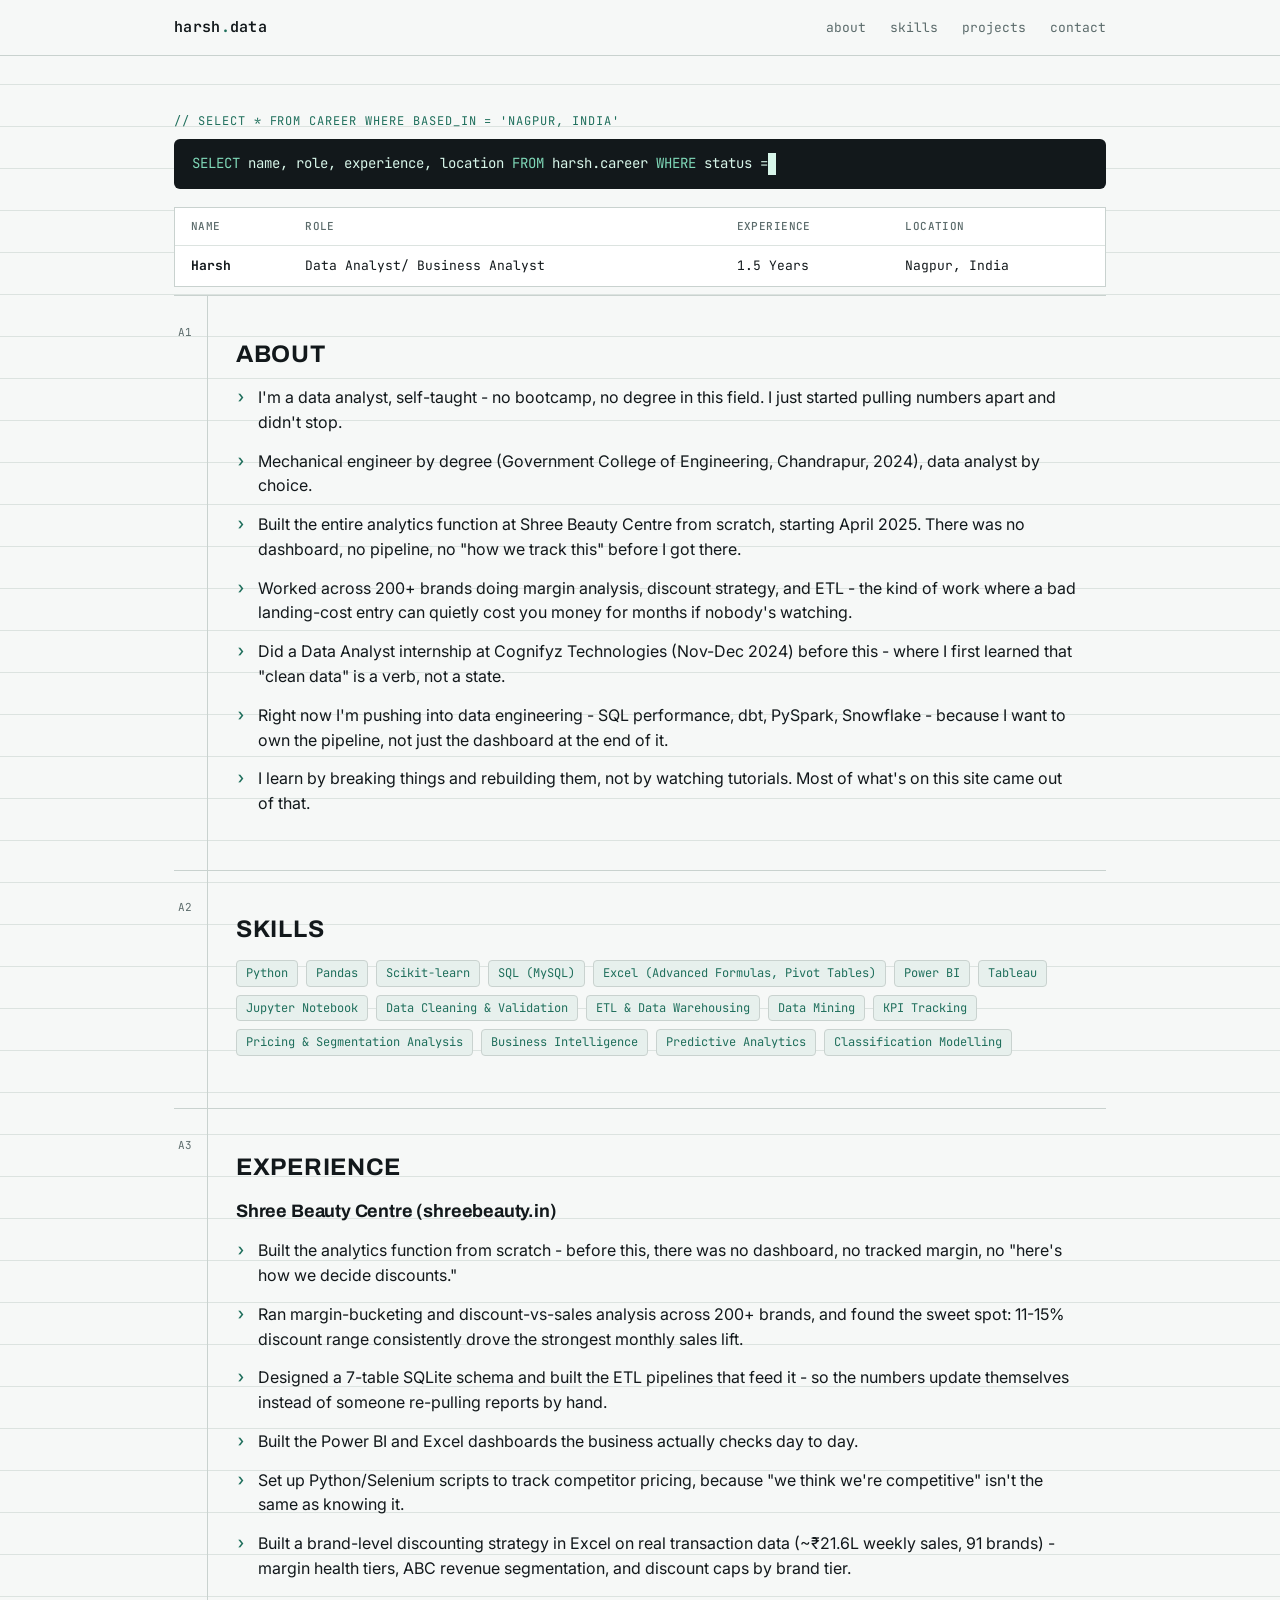
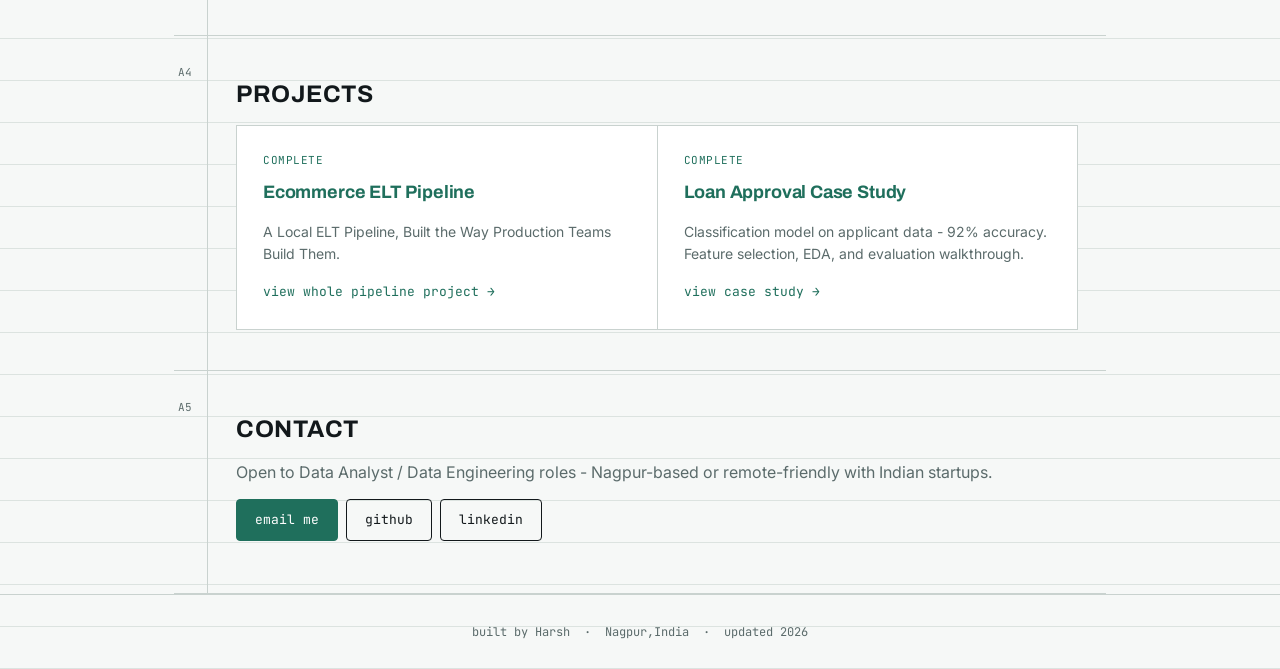
<file: index.html>
<!DOCTYPE html>
<html lang="en">
<head>
<meta charset="UTF-8">
<meta name="viewport" content="width=device-width, initial-scale=1.0">
<title>Harsh - Data Analyst</title>
<meta name="description" content="Harsh - Data Analyst based in Nagpur, India. Retail analytics, SQL, dashboards, and a transition into data engineering.">
<link rel="preconnect" href="https://fonts.googleapis.com">
<link href="https://fonts.googleapis.com/css2?family=Archivo:wght@600;700;800&family=Inter:wght@400;500&family=JetBrains+Mono:wght@400;500;600&display=swap" rel="stylesheet">
<link rel="stylesheet" href="style.css">
</head>
<body>

<nav class="nav">
  <div class="nav-inner">
    <div class="nav-logo">harsh<span>.</span>data</div>
    <div class="nav-links">
      <a href="#about">about</a>
      <a href="#skills">skills</a>
      <a href="#projects">projects</a>
      <a href="#contact">contact</a>
    </div>
  </div>
</nav>

<main class="sheet">

  <!-- HERO -->
  <section class="hero">
    <span class="eyebrow">// select * from career where based_in = 'Nagpur, India'</span>
    <div class="query-bar" id="queryBar"></div>
    <div class="result-table">
      <table>
        <thead>
          <tr><th>name</th><th>role</th><th>Experience</th><th>location</th></tr>
        </thead>
        <tbody>
          <tr>
            <td><b>Harsh</b></td>
            <td>Data Analyst/ Business Analyst</td>
            <td>1.5 Years</td>
            <td>Nagpur, India</td>
          </tr>
        </tbody>
      </table>
    </div>
  </section>

  <!-- ABOUT -->
  <section class="row" id="about">
    <div class="row-label">A1</div>
    <div class="row-content">
    <h2>About</h2>
      <ul class="about-list">
        <li>I'm a data analyst, self-taught - no bootcamp, no degree in this field. I just started pulling numbers apart and didn't stop.</li>
        <li>Mechanical engineer by degree (Government College of Engineering, Chandrapur, 2024), data analyst by choice.</li>
        <li>Built the entire analytics function at Shree Beauty Centre from scratch, starting April 2025. There was no dashboard, no pipeline, no "how we track this" before I got there.</li>
        <li>Worked across 200+ brands doing margin analysis, discount strategy, and ETL - the kind of work where a bad landing-cost entry can quietly cost you money for months if nobody's watching.</li>
        <li>Did a Data Analyst internship at Cognifyz Technologies (Nov-Dec 2024) before this - where I first learned that "clean data" is a verb, not a state.</li>
        <li>Right now I'm pushing into data engineering - SQL performance, dbt, PySpark, Snowflake - because I want to own the pipeline, not just the dashboard at the end of it.</li>
        <li>I learn by breaking things and rebuilding them, not by watching tutorials. Most of what's on this site came out of that.</li>
      </ul>
    </div>
  </section>

  <!-- SKILLS -->
  <section class="row" id="skills">
    <div class="row-label">A2</div>
    <div class="row-content">
      <h2>Skills</h2>
      <div class="tags">
        <span class="tag">Python</span>
        <span class="tag">Pandas</span>
        <span class="tag">Scikit-learn</span>
        <span class="tag">SQL (MySQL)</span>
        <span class="tag">Excel (Advanced Formulas, Pivot Tables)</span>
        <span class="tag">Power BI</span>
        <span class="tag">Tableau</span>
        <span class="tag">Jupyter Notebook</span>
        <span class="tag">Data Cleaning & Validation</span>
        <span class="tag">ETL & Data Warehousing</span>
        <span class="tag">Data Mining</span>
        <span class="tag">KPI Tracking</span>
        <span class="tag">Pricing & Segmentation Analysis</span>
        <span class="tag">Business Intelligence</span>
        <span class="tag">Predictive Analytics</span>
        <span class="tag">Classification Modelling</span>
      </div>
    </div>
  </section>

   <!-- Experience -->
  <section class="row" id="Experience">
    <div class="row-label">A3</div>
    <div class="row-content">
      <h2>Experience</h2>
      <h3>Shree Beauty Centre (shreebeauty.in)</h3>
      <ul class="about-list">
        <li>Built the analytics function from scratch - before this, there was no dashboard, no tracked margin, no "here's how we decide discounts."</li>
        <li>Ran margin-bucketing and discount-vs-sales analysis across 200+ brands, and found the sweet spot: 11-15% discount range consistently drove the strongest monthly sales lift.</li>
        <li>Designed a 7-table SQLite schema and built the ETL pipelines that feed it - so the numbers update themselves instead of someone re-pulling reports by hand.</li>
        <li>Built the Power BI and Excel dashboards the business actually checks day to day.</li>
        <li>Set up Python/Selenium scripts to track competitor pricing, because "we think we're competitive" isn't the same as knowing it.</li>
        <li>Built a brand-level discounting strategy in Excel on real transaction data (~₹21.6L weekly sales, 91 brands) - margin health tiers, ABC revenue segmentation, and discount caps by brand tier.</li>
      </ul>
      </div>
  </section>

  <!-- PROJECTS -->
  <section class="row" id="projects">
    <div class="row-label">A4</div>
    <div class="row-content">
      <h2>Projects</h2>

      <div class="project-grid">

           
        <a class="project-card" href="projects/ecommerce-elt.html">
          <span class="status done">complete</span>
          <h3>Ecommerce ELT Pipeline</h3>
          <p>A Local ELT Pipeline, Built the Way Production Teams Build Them.</p>
          <span class="go">view whole pipeline project →</span>
        </a>
        
        <a class="project-card" href="projects/loan-approval.html">
          <span class="status done">complete</span>
          <h3>Loan Approval Case Study</h3>
          <p>Classification model on applicant data - 92% accuracy. Feature selection, EDA, and evaluation walkthrough.</p>
          <span class="go">view case study →</span>
        </a>
      
        
      
      </div>
    </div>
  </section>

  <!-- CONTACT -->
  <section class="row" id="contact">
    <div class="row-label">A5</div>
    <div class="row-content">
      <h2>Contact</h2>
      <p class="muted">Open to Data Analyst / Data Engineering roles - Nagpur-based or remote-friendly with Indian startups.</p>
      <div class="tags">
        <a class="btn primary" href="mailto:atewarharsh@gmail.com">email me</a>
        <a class="btn" href="https://github.com/harshatewar08" target="_blank" rel="noopener">github</a>
        <a class="btn" href="https://www.linkedin.com/in/harsh-atewar/" target="_blank" rel="noopener">linkedin</a>
      </div>
    </div>
  </section>

</main>

<footer class="footer">
  built by Harsh &nbsp;·&nbsp; Nagpur,India &nbsp;·&nbsp; updated 2026
</footer>

<script>
  // Typing effect for the hero query bar - purely decorative, respects reduced motion.
  const q = "SELECT name, role, experience, location FROM harsh.career WHERE status = 'open_to_work';";
  const el = document.getElementById('queryBar');
  const prefersReduced = window.matchMedia('(prefers-reduced-motion: reduce)').matches;

  function highlight(text) {
    return text
      .replace(/\b(SELECT|FROM|WHERE)\b/g, '<span class="kw">$1</span>')
      .replace(/'([^']*)'/g, "<span class=\"str\">'$1'</span>");
  }

  if (prefersReduced) {
    el.innerHTML = highlight(q);
  } else {
    let i = 0;
    function type() {
      if (i <= q.length) {
        el.innerHTML = highlight(q.slice(0, i)) + '<span class="caret">&nbsp;</span>';
        i++;
        setTimeout(type, 22);
      } else {
        el.innerHTML = highlight(q) + '<span class="caret">&nbsp;</span>';
      }
    }
    type();
  }
</script>

</body>
</html>
</file>
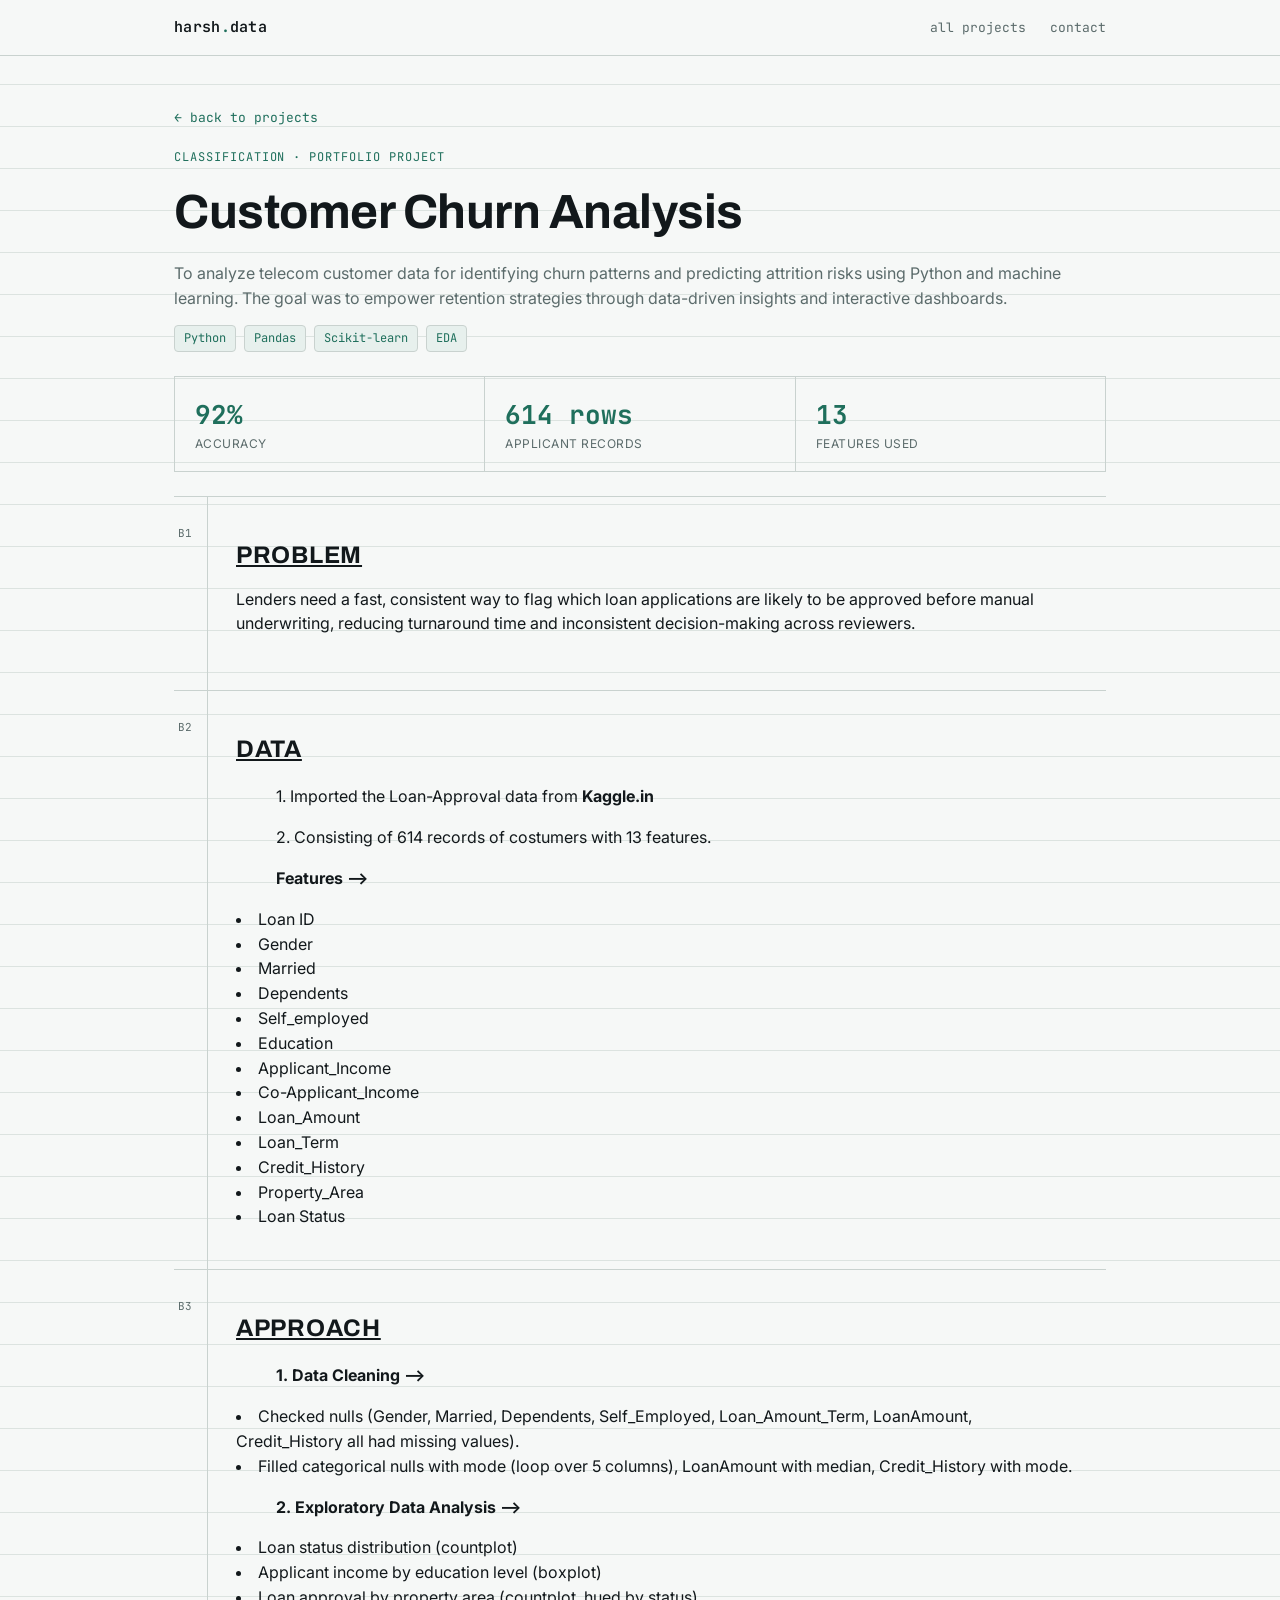
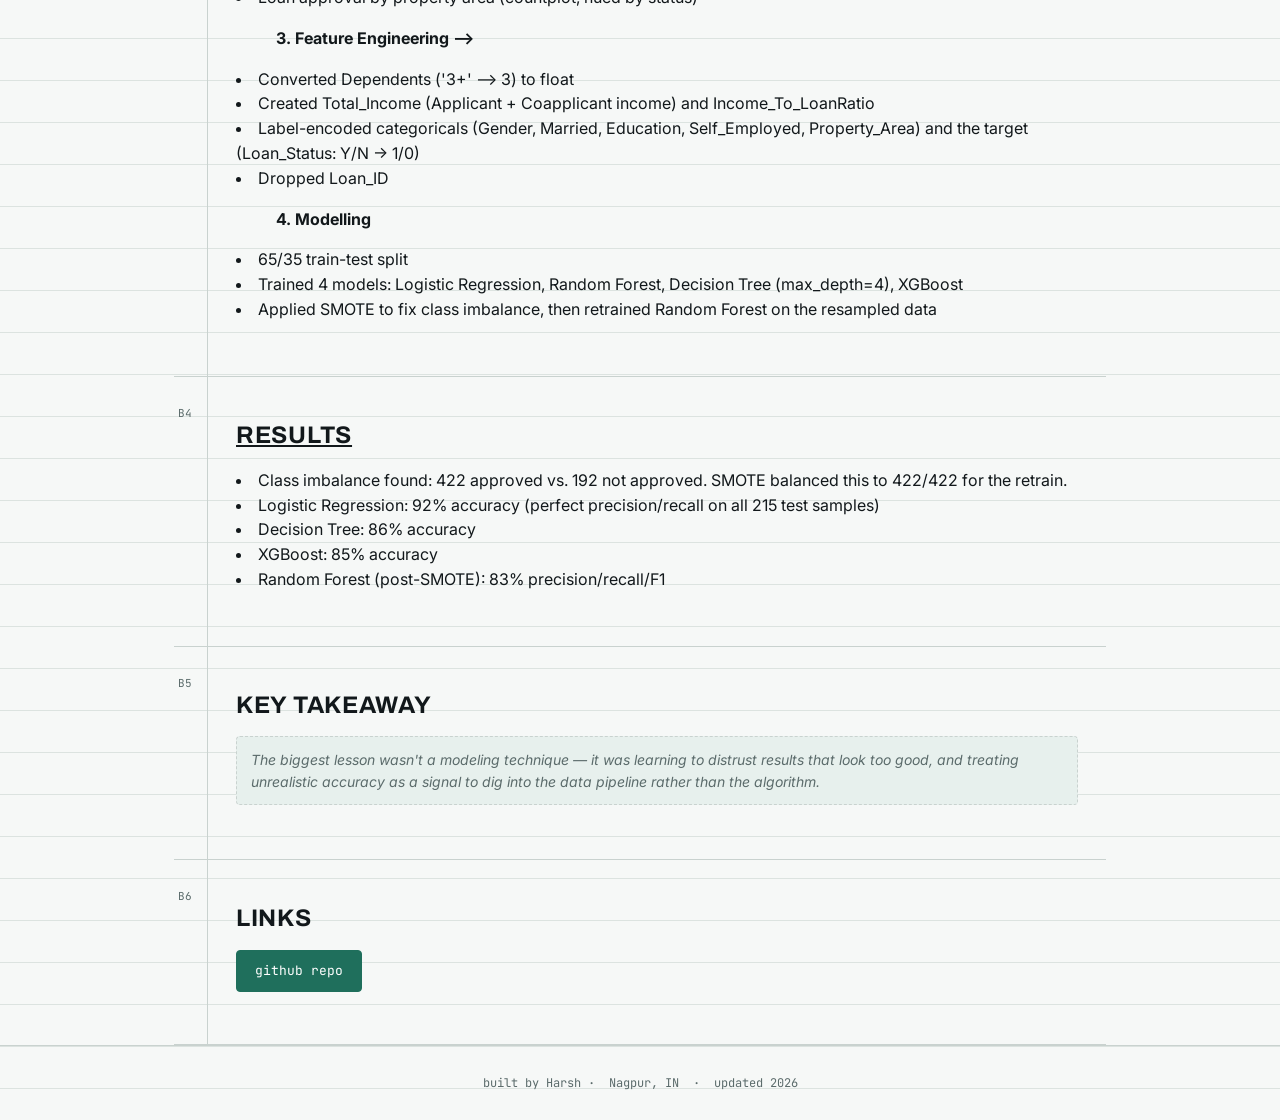
<file: projects/customer-churn-analysis.html>
<!DOCTYPE html>
<html lang="en">
<head>
<meta charset="UTF-8">
<meta name="viewport" content="width=device-width, initial-scale=1.0">
<title>Customer Churn Analysis - Harsh</title>
<link rel="preconnect" href="https://fonts.googleapis.com">
<link href="https://fonts.googleapis.com/css2?family=Archivo:wght@600;700;800&family=Inter:wght@400;500&family=JetBrains+Mono:wght@400;500;600&display=swap" rel="stylesheet">
<link rel="stylesheet" href="style.css">
</head>
<body>

<nav class="nav">
  <div class="nav-inner">
    <div class="nav-logo">harsh<span>.</span>data</div>
    <div class="nav-links">
      <a href="../index.html#projects">all projects</a>
      <a href="../index.html#contact">contact</a>
    </div>
  </div>
</nav>

<main class="sheet">

  <section class="project-hero">
    <a class="back-link" href="../index.html#projects">&larr; back to projects</a>

    <span class="eyebrow">Classification · Portfolio Project</span>
    <h1>Customer Churn Analysis</h1>
    <p class="muted">To analyze telecom customer data for identifying churn patterns and predicting attrition risks using Python and machine learning. The goal was to empower retention strategies through data-driven insights and interactive dashboards.</p>

    <div class="tags">
      <span class="tag">Python</span>
      <span class="tag">Pandas</span>
      <span class="tag">Scikit-learn</span>
      <span class="tag">EDA</span>
    </div>
  </section>

  <div class="stat-strip">
    <div class="stat">
      <div class="num">92%</div>
      <div class="label">accuracy</div>
    </div>
    <div class="stat">
      <div class="num">614 rows</div>
      <div class="label">applicant records</div>
    </div>
    <div class="stat">
      <div class="num">13</div>
      <div class="label">features used</div>
    </div>
  </div>

  <section class="row">
    <div class="row-label">B1</div>
    <div class="row-content">
      <h2><u>Problem</u></h2>
      <p>Lenders need a fast, consistent way to flag which loan applications are likely to be approved before manual underwriting, reducing turnaround time and inconsistent decision-making across reviewers.</p>
    </div>
  </section>

  <section class="row">
    <div class="row-label">B2</div>
    <div class="row-content">
      <h2><u>Data</u></h2>
      <p><ul>1. Imported the Loan-Approval data from <b>Kaggle.in</b></ul>
        <ul>2. Consisting of 614 records of costumers with 13 features.</ul>
        <ul><b>Features --></b></ul></p>
              <li>Loan ID </li>
              <li>Gender</li>
              <li>Married</li>
              <li>Dependents</li>
              <li>Self_employed</li>
              <li>Education</li>
              <li>Applicant_Income</li>
              <li>Co-Applicant_Income</li>
              <li>Loan_Amount</li>
              <li>Loan_Term</li>
              <li>Credit_History</li>
              <li>Property_Area</li>
              <li>Loan Status</li>
    </div>
  </section>

  <section class="row">
    <div class="row-label">B3</div>
    <div class="row-content">
      <h2><u>Approach</u></h2>
      <p>
        <ul><b>1. Data Cleaning --></b></ul>
      <li>Checked nulls (Gender, Married, Dependents, Self_Employed, Loan_Amount_Term, LoanAmount, Credit_History all had missing values).</li>
      <li>Filled categorical nulls with mode (loop over 5 columns), LoanAmount with median, Credit_History with mode.</li>
        
        <ul><b>2. Exploratory Data Analysis --></b></ul>
      <li>Loan status distribution (countplot)</li>
      <li>Applicant income by education level (boxplot)</li>
      <li>Loan approval by property area (countplot, hued by status)</li>
        
        <ul><b>3. Feature Engineering --></b></ul>
      <li>Converted Dependents ('3+' --> 3) to float</li>
      <li>Created Total_Income (Applicant + Coapplicant income) and Income_To_LoanRatio</li>
      <li>Label-encoded categoricals (Gender, Married, Education, Self_Employed, Property_Area) and the target (Loan_Status: Y/N → 1/0)</li>
      <li>Dropped Loan_ID</li>

        <ul><b>4. Modelling</b></ul>
      <li>65/35 train-test split</li>
      <li>Trained 4 models: Logistic Regression, Random Forest, Decision Tree (max_depth=4), XGBoost</li>
      <li>Applied SMOTE to fix class imbalance, then retrained Random Forest on the resampled data</li>
      </p>
    </div>
  </section>

  <section class="row">
    <div class="row-label">B4</div>
    <div class="row-content">
      <h2><u>Results</u></h2>
      <p>
        <li>Class imbalance found: 422 approved vs. 192 not approved. SMOTE balanced this to 422/422 for the retrain.</li>
        <li>Logistic Regression: 92% accuracy (perfect precision/recall on all 215 test samples)</li>
        <li>Decision Tree: 86% accuracy</li>
        <li>XGBoost: 85% accuracy</li>
        <li>Random Forest (post-SMOTE): 83% precision/recall/F1</li>
      </p>
    </div>
  </section>

  <section class="row">
    <div class="row-label">B5</div>
    <div class="row-content">
      <h2>Key takeaway</h2>
      <p class="placeholder">The biggest lesson wasn't a modeling technique — it was learning to distrust results that look too good, and treating unrealistic accuracy as a signal to dig into the data pipeline rather than the algorithm.</p>
    </div>
  </section>

  <section class="row">
    <div class="row-label">B6</div>
    <div class="row-content">
      <h2>Links</h2>
      <div class="tags">
        <a class="btn primary" href="https://github.com/Harshatewar08/customer-churn-analysis" target="_blank" rel="noopener">github repo</a>
      </div>
    </div>
  </section>

</main>

<footer class="footer">
  built by Harsh&nbsp;·&nbsp; Nagpur, IN &nbsp;·&nbsp; updated 2026
</footer>

</body>
</html>
</file>
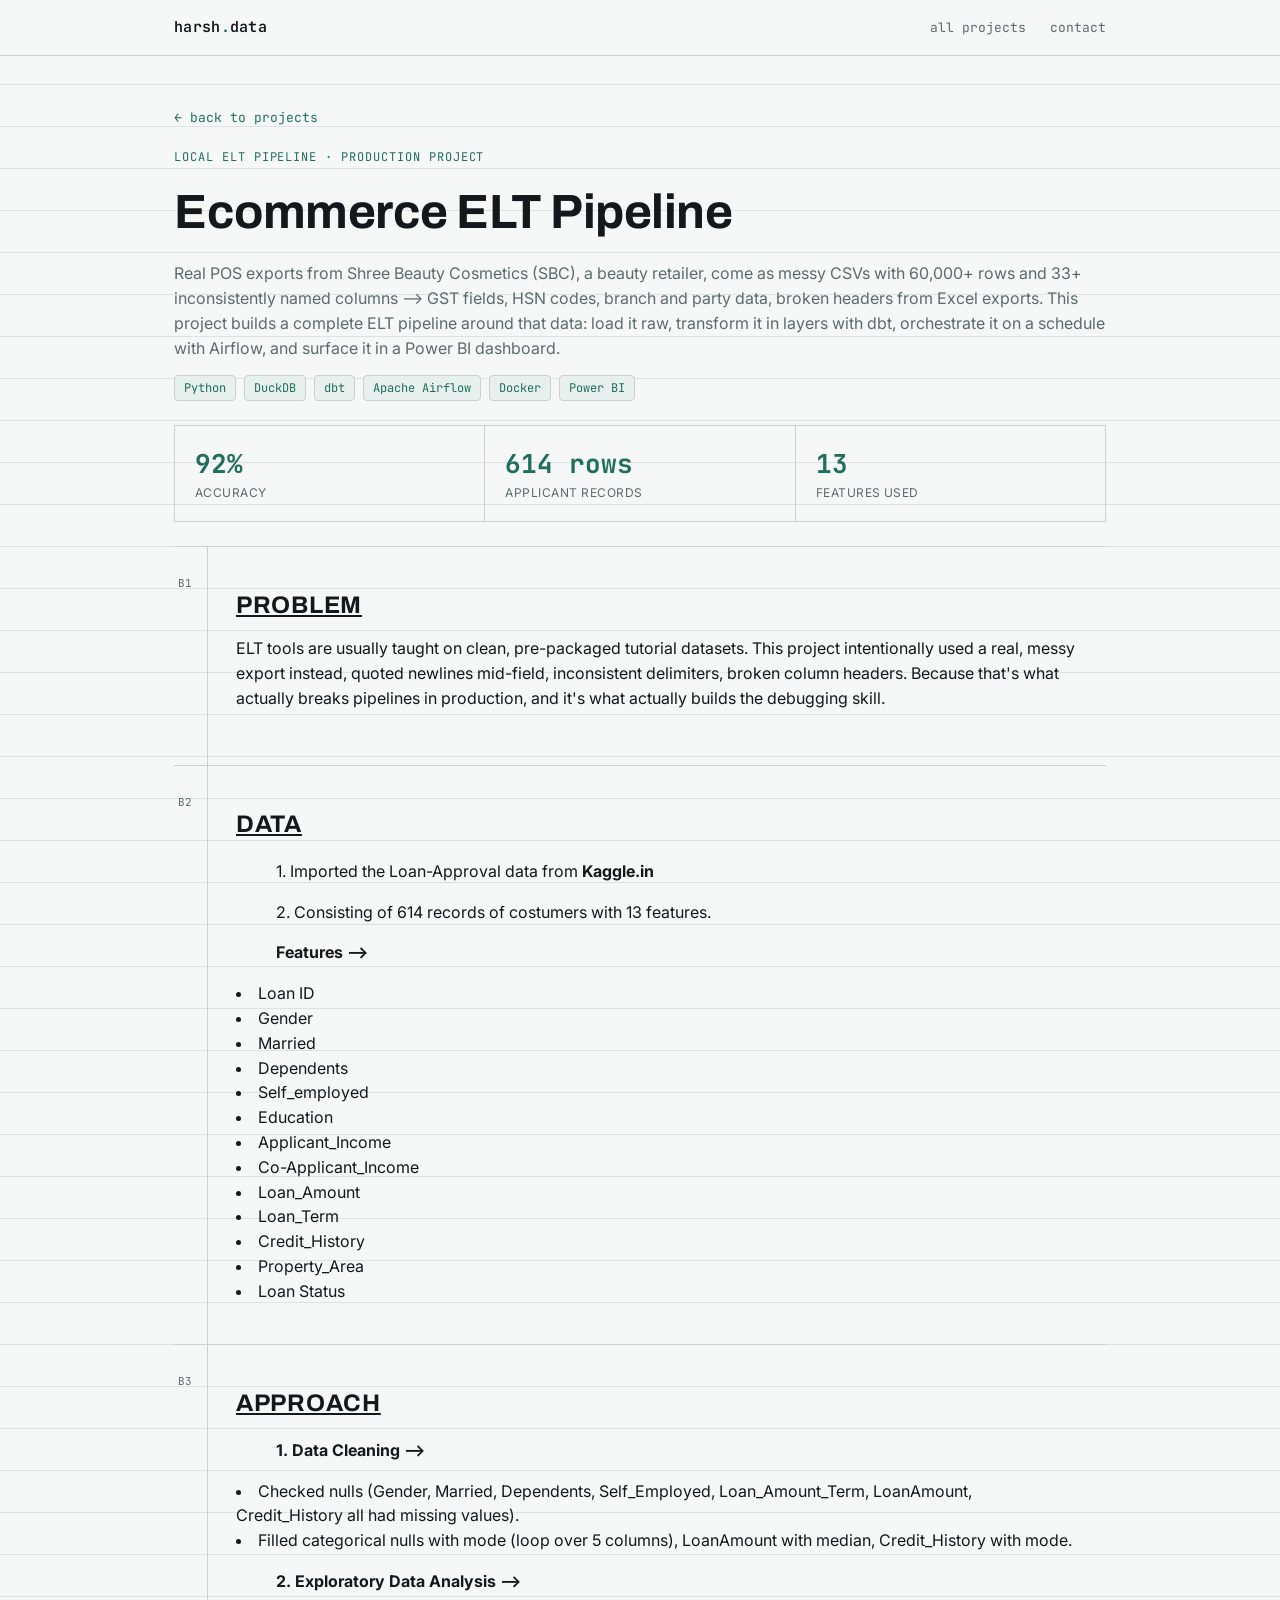
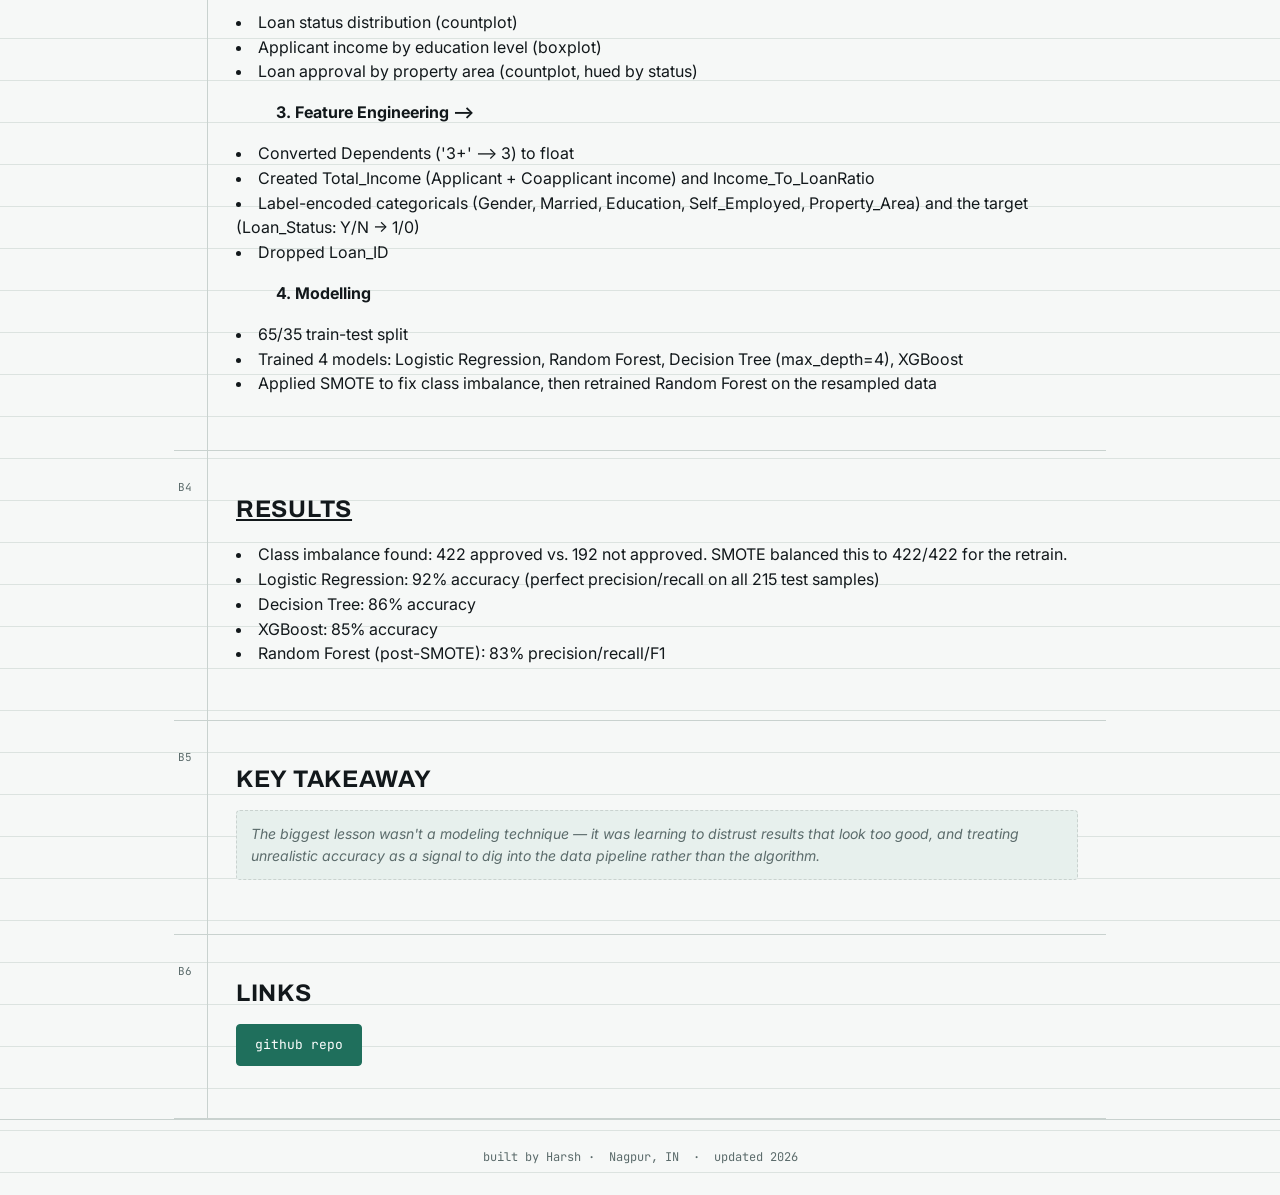
<file: projects/ecommerce-elt.html>
<!DOCTYPE html>
<html lang="en">
<head>
<meta charset="UTF-8">
<meta name="viewport" content="width=device-width, initial-scale=1.0">
<title>Ecommerce ELT Pipeline - Harsh</title>
<link rel="preconnect" href="https://fonts.googleapis.com">
<link href="https://fonts.googleapis.com/css2?family=Archivo:wght@600;700;800&family=Inter:wght@400;500&family=JetBrains+Mono:wght@400;500;600&display=swap" rel="stylesheet">
<link rel="stylesheet" href="style.css">
</head>
<body>

<nav class="nav">
  <div class="nav-inner">
    <div class="nav-logo">harsh<span>.</span>data</div>
    <div class="nav-links">
      <a href="../index.html#projects">all projects</a>
      <a href="../index.html#contact">contact</a>
    </div>
  </div>
</nav>

<main class="sheet">

  <section class="project-hero">
    <a class="back-link" href="../index.html#projects">&larr; back to projects</a>

    <span class="eyebrow">Local ELT Pipeline · Production Project</span>
    <h1>Ecommerce ELT Pipeline</h1>
    <p class="muted">Real POS exports from Shree Beauty Cosmetics (SBC), a beauty retailer, come as messy CSVs with 60,000+ rows and 33+ inconsistently named columns —>
       GST fields, HSN codes, branch and party data, broken headers from Excel exports.
       This project builds a complete ELT pipeline around that data: load it raw, transform it in layers with dbt, orchestrate it on a schedule with Airflow,
       and surface it in a Power BI dashboard.  </p>

    <div class="tags">
      <span class="tag">Python</span>
      <span class="tag">DuckDB</span>
      <span class="tag">dbt</span>
      <span class="tag">Apache Airflow</span>
      <span class="tag">Docker</span>
      <span class="tag">Power BI</span>
    </div>
  </section>

  <div class="stat-strip">
    <div class="stat">
      <div class="num">92%</div>
      <div class="label">accuracy</div>
    </div>
    <div class="stat">
      <div class="num">614 rows</div>
      <div class="label">applicant records</div>
    </div>
    <div class="stat">
      <div class="num">13</div>
      <div class="label">features used</div>
    </div>
  </div>

  <section class="row">
    <div class="row-label">B1</div>
    <div class="row-content">
      <h2><u>Problem</u></h2>
      <p>ELT tools are usually taught on clean, pre-packaged tutorial datasets. This project intentionally used a real, messy export instead, quoted newlines mid-field, inconsistent delimiters, broken column headers. Because that's what actually breaks pipelines in production, and it's what actually builds the debugging skill.</p>
    </div>
  </section>

  <section class="row">
    <div class="row-label">B2</div>
    <div class="row-content">
      <h2><u>Data</u></h2>
      <p><ul>1. Imported the Loan-Approval data from <b>Kaggle.in</b></ul>
        <ul>2. Consisting of 614 records of costumers with 13 features.</ul>
        <ul><b>Features --></b></ul></p>
              <li>Loan ID </li>
              <li>Gender</li>
              <li>Married</li>
              <li>Dependents</li>
              <li>Self_employed</li>
              <li>Education</li>
              <li>Applicant_Income</li>
              <li>Co-Applicant_Income</li>
              <li>Loan_Amount</li>
              <li>Loan_Term</li>
              <li>Credit_History</li>
              <li>Property_Area</li>
              <li>Loan Status</li>
    </div>
  </section>

  <section class="row">
    <div class="row-label">B3</div>
    <div class="row-content">
      <h2><u>Approach</u></h2>
      <p>
        <ul><b>1. Data Cleaning --></b></ul>
      <li>Checked nulls (Gender, Married, Dependents, Self_Employed, Loan_Amount_Term, LoanAmount, Credit_History all had missing values).</li>
      <li>Filled categorical nulls with mode (loop over 5 columns), LoanAmount with median, Credit_History with mode.</li>
        
        <ul><b>2. Exploratory Data Analysis --></b></ul>
      <li>Loan status distribution (countplot)</li>
      <li>Applicant income by education level (boxplot)</li>
      <li>Loan approval by property area (countplot, hued by status)</li>
        
        <ul><b>3. Feature Engineering --></b></ul>
      <li>Converted Dependents ('3+' --> 3) to float</li>
      <li>Created Total_Income (Applicant + Coapplicant income) and Income_To_LoanRatio</li>
      <li>Label-encoded categoricals (Gender, Married, Education, Self_Employed, Property_Area) and the target (Loan_Status: Y/N → 1/0)</li>
      <li>Dropped Loan_ID</li>

        <ul><b>4. Modelling</b></ul>
      <li>65/35 train-test split</li>
      <li>Trained 4 models: Logistic Regression, Random Forest, Decision Tree (max_depth=4), XGBoost</li>
      <li>Applied SMOTE to fix class imbalance, then retrained Random Forest on the resampled data</li>
      </p>
    </div>
  </section>

  <section class="row">
    <div class="row-label">B4</div>
    <div class="row-content">
      <h2><u>Results</u></h2>
      <p>
        <li>Class imbalance found: 422 approved vs. 192 not approved. SMOTE balanced this to 422/422 for the retrain.</li>
        <li>Logistic Regression: 92% accuracy (perfect precision/recall on all 215 test samples)</li>
        <li>Decision Tree: 86% accuracy</li>
        <li>XGBoost: 85% accuracy</li>
        <li>Random Forest (post-SMOTE): 83% precision/recall/F1</li>
      </p>
    </div>
  </section>

  <section class="row">
    <div class="row-label">B5</div>
    <div class="row-content">
      <h2>Key takeaway</h2>
      <p class="placeholder">The biggest lesson wasn't a modeling technique — it was learning to distrust results that look too good, and treating unrealistic accuracy as a signal to dig into the data pipeline rather than the algorithm.</p>
    </div>
  </section>

  <section class="row">
    <div class="row-label">B6</div>
    <div class="row-content">
      <h2>Links</h2>
      <div class="tags">
        <a class="btn primary" href="https://github.com/Harshatewar08/Loan-Approval-Case-Study" target="_blank" rel="noopener">github repo</a>
      </div>
    </div>
  </section>

</main>

<footer class="footer">
  built by Harsh&nbsp;·&nbsp; Nagpur, IN &nbsp;·&nbsp; updated 2026
</footer>

</body>
</html>
</file>
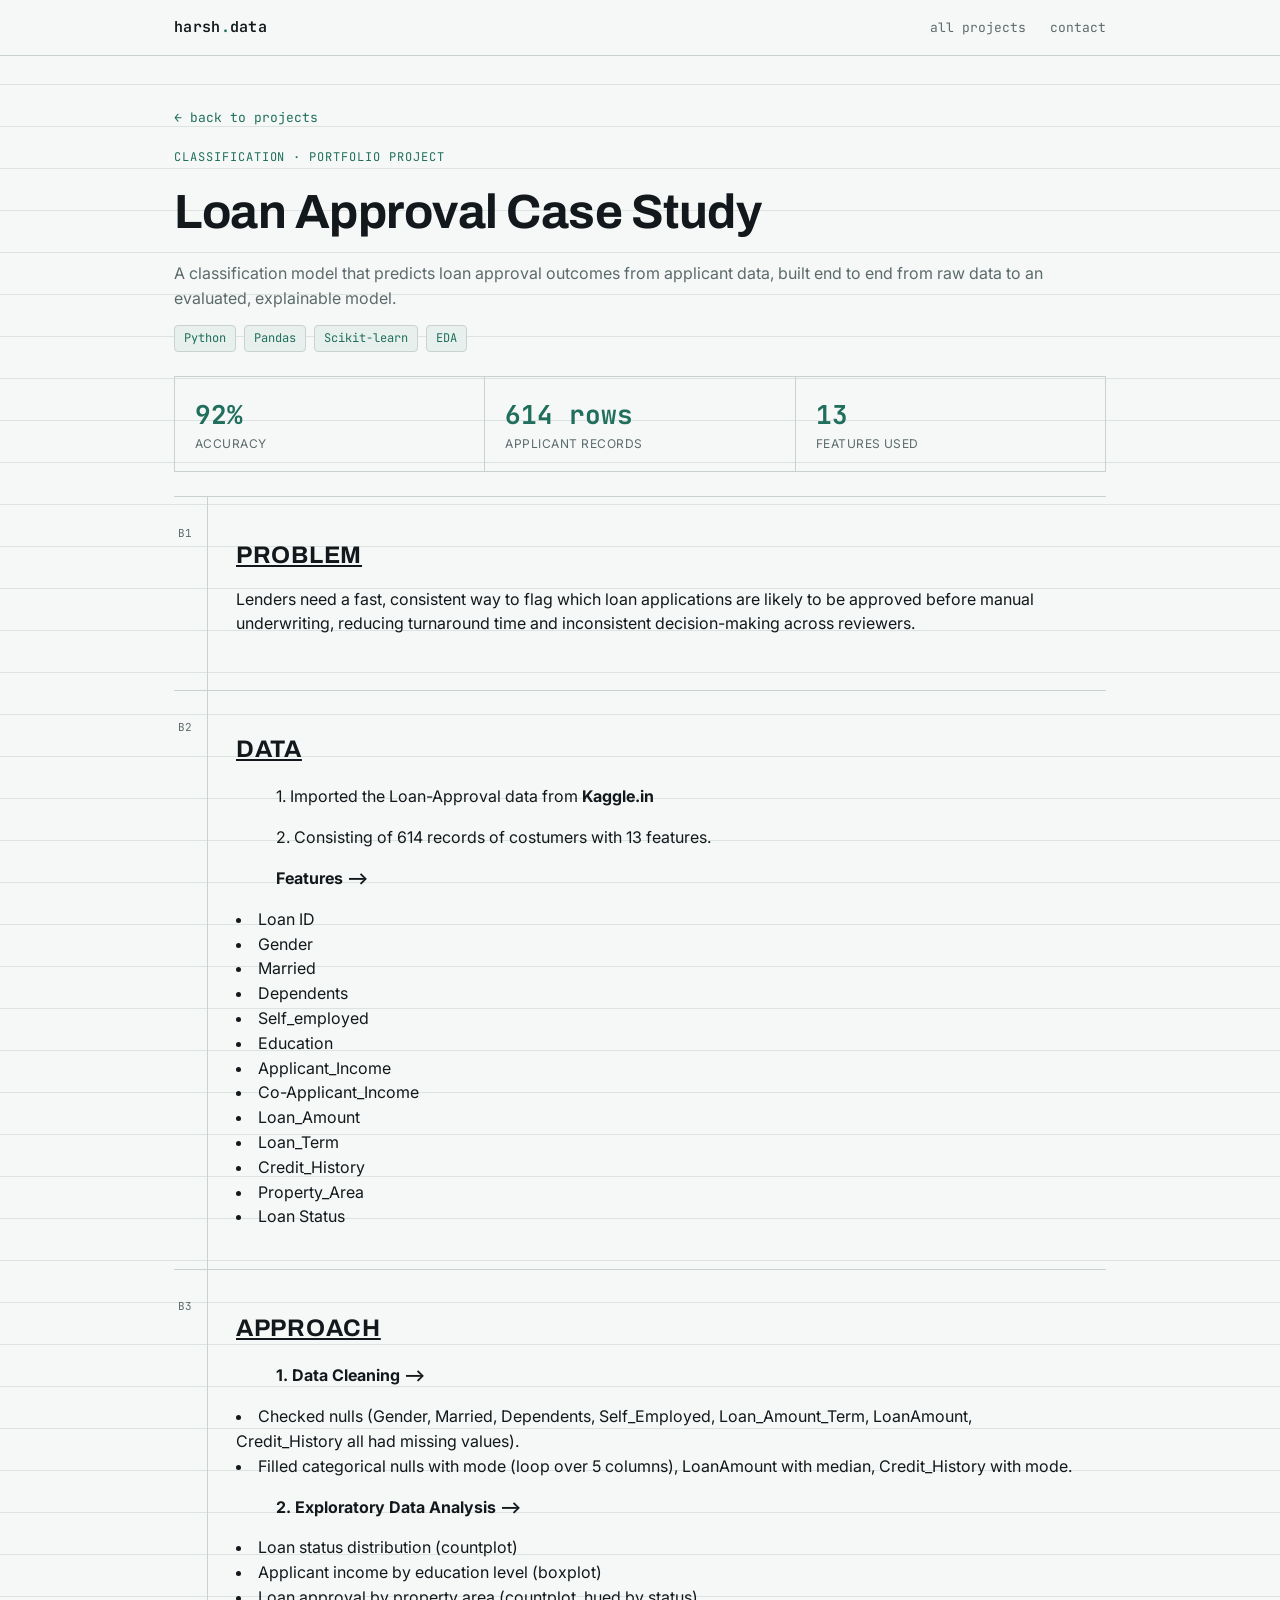
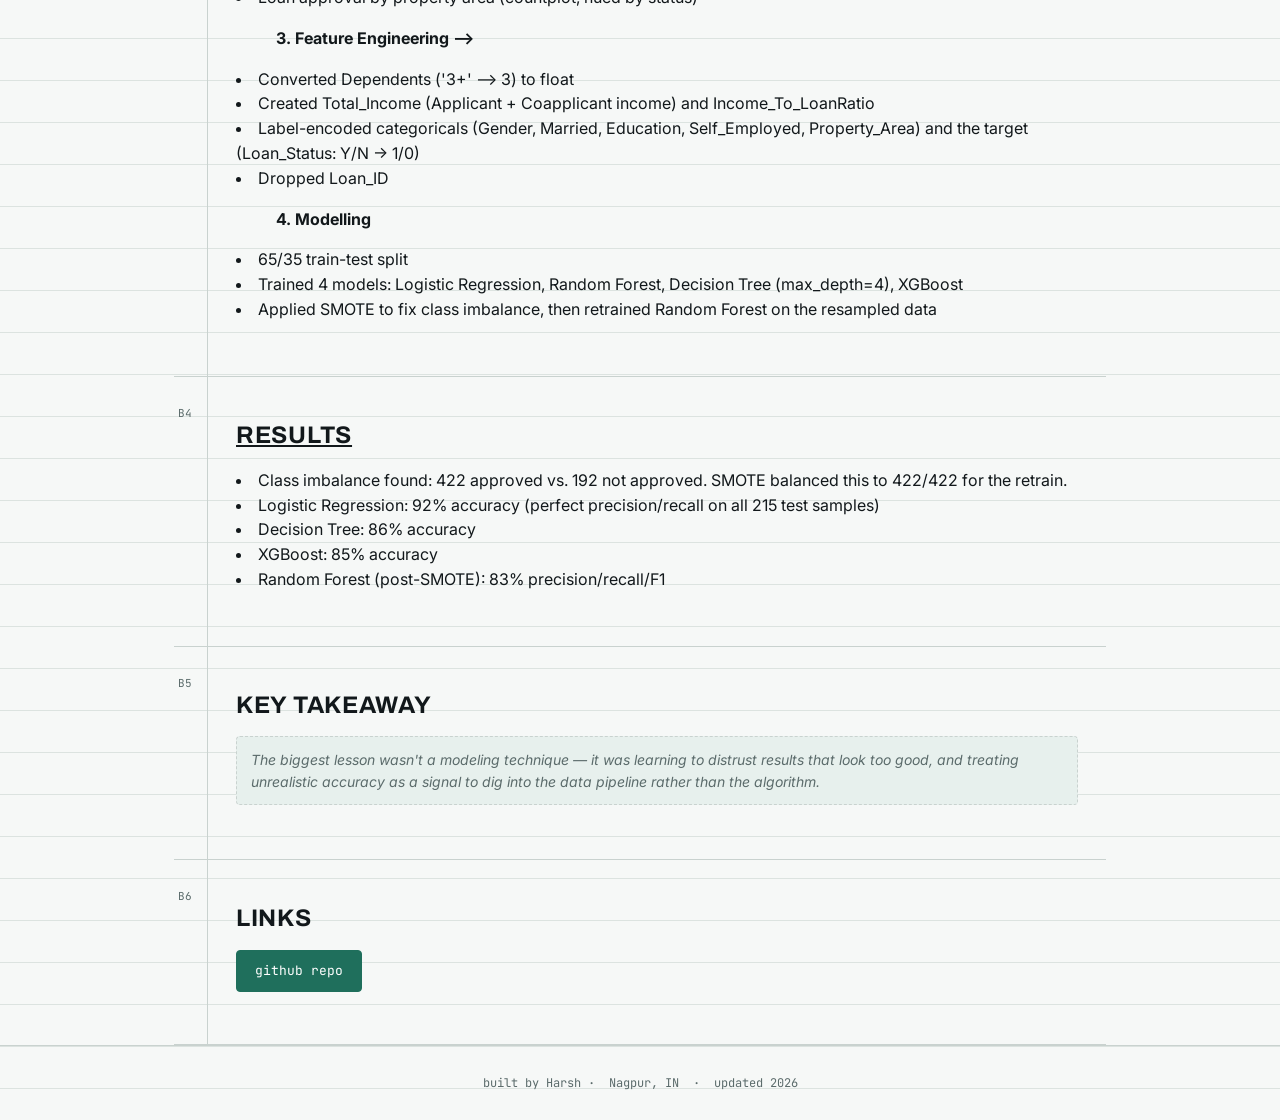
<file: projects/loan-approval.html>
<!DOCTYPE html>
<html lang="en">
<head>
<meta charset="UTF-8">
<meta name="viewport" content="width=device-width, initial-scale=1.0">
<title>Loan Approval Case Study — Harsh</title>
<link rel="preconnect" href="https://fonts.googleapis.com">
<link href="https://fonts.googleapis.com/css2?family=Archivo:wght@600;700;800&family=Inter:wght@400;500&family=JetBrains+Mono:wght@400;500;600&display=swap" rel="stylesheet">
<link rel="stylesheet" href="style.css">
</head>
<body>

<nav class="nav">
  <div class="nav-inner">
    <div class="nav-logo">harsh<span>.</span>data</div>
    <div class="nav-links">
      <a href="../index.html#projects">all projects</a>
      <a href="../index.html#contact">contact</a>
    </div>
  </div>
</nav>

<main class="sheet">

  <section class="project-hero">
    <a class="back-link" href="../index.html#projects">&larr; back to projects</a>

    <span class="eyebrow">Classification · Portfolio Project</span>
    <h1>Loan Approval Case Study</h1>
    <p class="muted">A classification model that predicts loan approval outcomes from applicant data, built end to end from raw data to an evaluated, explainable model.</p>

    <div class="tags">
      <span class="tag">Python</span>
      <span class="tag">Pandas</span>
      <span class="tag">Scikit-learn</span>
      <span class="tag">EDA</span>
    </div>
  </section>

  <div class="stat-strip">
    <div class="stat">
      <div class="num">92%</div>
      <div class="label">accuracy</div>
    </div>
    <div class="stat">
      <div class="num">614 rows</div>
      <div class="label">applicant records</div>
    </div>
    <div class="stat">
      <div class="num">13</div>
      <div class="label">features used</div>
    </div>
  </div>

  <section class="row">
    <div class="row-label">B1</div>
    <div class="row-content">
      <h2><u>Problem</u></h2>
      <p>Lenders need a fast, consistent way to flag which loan applications are likely to be approved before manual underwriting, reducing turnaround time and inconsistent decision-making across reviewers.</p>
    </div>
  </section>

  <section class="row">
    <div class="row-label">B2</div>
    <div class="row-content">
      <h2><u>Data</u></h2>
      <p><ul>1. Imported the Loan-Approval data from <b>Kaggle.in</b></ul>
        <ul>2. Consisting of 614 records of costumers with 13 features.</ul>
        <ul><b>Features --></b></ul></p>
              <li>Loan ID </li>
              <li>Gender</li>
              <li>Married</li>
              <li>Dependents</li>
              <li>Self_employed</li>
              <li>Education</li>
              <li>Applicant_Income</li>
              <li>Co-Applicant_Income</li>
              <li>Loan_Amount</li>
              <li>Loan_Term</li>
              <li>Credit_History</li>
              <li>Property_Area</li>
              <li>Loan Status</li>
    </div>
  </section>

  <section class="row">
    <div class="row-label">B3</div>
    <div class="row-content">
      <h2><u>Approach</u></h2>
      <p>
        <ul><b>1. Data Cleaning --></b></ul>
      <li>Checked nulls (Gender, Married, Dependents, Self_Employed, Loan_Amount_Term, LoanAmount, Credit_History all had missing values).</li>
      <li>Filled categorical nulls with mode (loop over 5 columns), LoanAmount with median, Credit_History with mode.</li>
        
        <ul><b>2. Exploratory Data Analysis --></b></ul>
      <li>Loan status distribution (countplot)</li>
      <li>Applicant income by education level (boxplot)</li>
      <li>Loan approval by property area (countplot, hued by status)</li>
        
        <ul><b>3. Feature Engineering --></b></ul>
      <li>Converted Dependents ('3+' --> 3) to float</li>
      <li>Created Total_Income (Applicant + Coapplicant income) and Income_To_LoanRatio</li>
      <li>Label-encoded categoricals (Gender, Married, Education, Self_Employed, Property_Area) and the target (Loan_Status: Y/N → 1/0)</li>
      <li>Dropped Loan_ID</li>

        <ul><b>4. Modelling</b></ul>
      <li>65/35 train-test split</li>
      <li>Trained 4 models: Logistic Regression, Random Forest, Decision Tree (max_depth=4), XGBoost</li>
      <li>Applied SMOTE to fix class imbalance, then retrained Random Forest on the resampled data</li>
      </p>
    </div>
  </section>

  <section class="row">
    <div class="row-label">B4</div>
    <div class="row-content">
      <h2><u>Results</u></h2>
      <p>
        <li>Class imbalance found: 422 approved vs. 192 not approved. SMOTE balanced this to 422/422 for the retrain.</li>
        <li>Logistic Regression: 92% accuracy (perfect precision/recall on all 215 test samples)</li>
        <li>Decision Tree: 86% accuracy</li>
        <li>XGBoost: 85% accuracy</li>
        <li>Random Forest (post-SMOTE): 83% precision/recall/F1</li>
      </p>
    </div>
  </section>

  <section class="row">
    <div class="row-label">B5</div>
    <div class="row-content">
      <h2>Key takeaway</h2>
      <p class="placeholder">The biggest lesson wasn't a modeling technique — it was learning to distrust results that look too good, and treating unrealistic accuracy as a signal to dig into the data pipeline rather than the algorithm.</p>
    </div>
  </section>

  <section class="row">
    <div class="row-label">B6</div>
    <div class="row-content">
      <h2>Links</h2>
      <div class="tags">
        <a class="btn primary" href="https://github.com/Harshatewar08/Loan-Approval-Case-Study" target="_blank" rel="noopener">github repo</a>
      </div>
    </div>
  </section>

</main>

<footer class="footer">
  built by Harsh&nbsp;·&nbsp; Nagpur, IN &nbsp;·&nbsp; updated 2026
</footer>

</body>
</html>
</file>
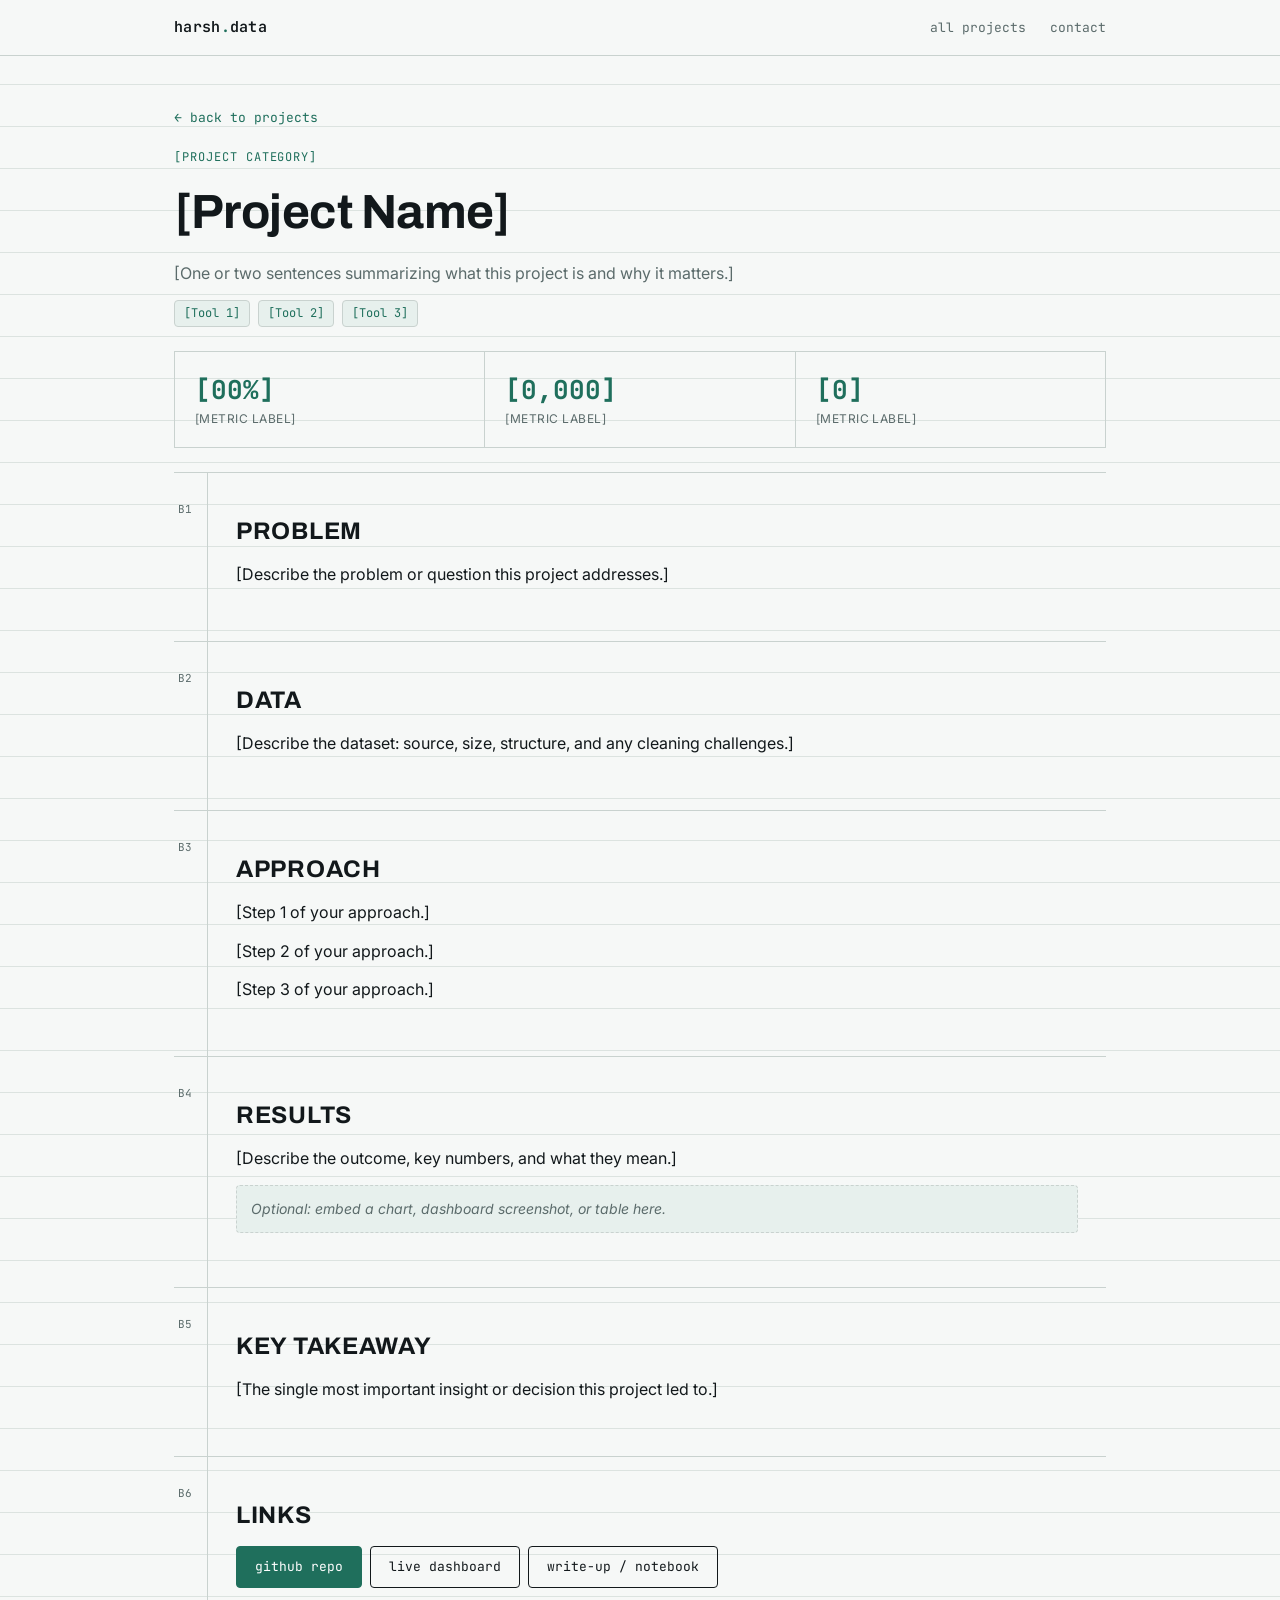
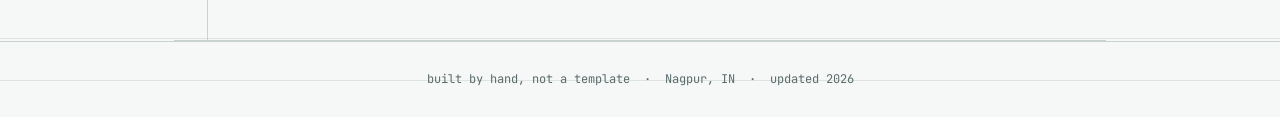
<file: projects/project-template.html>
<!DOCTYPE html>
<html lang="en">
<head>
<meta charset="UTF-8">
<meta name="viewport" content="width=device-width, initial-scale=1.0">
<!-- EDIT: page title -->
<title>[Project Name] — Harsh</title>
<link rel="preconnect" href="https://fonts.googleapis.com">
<link href="https://fonts.googleapis.com/css2?family=Archivo:wght@600;700;800&family=Inter:wght@400;500&family=JetBrains+Mono:wght@400;500;600&display=swap" rel="stylesheet">
<link rel="stylesheet" href="style.css">
</head>
<body>

<nav class="nav">
  <div class="nav-inner">
    <div class="nav-logo">harsh<span>.</span>data</div>
    <div class="nav-links">
      <a href="../index.html#projects">all projects</a>
      <a href="../index.html#contact">contact</a>
    </div>
  </div>
</nav>

<main class="sheet">

  <section class="project-hero">
    <a class="back-link" href="../index.html#projects">&larr; back to projects</a>

    <!-- EDIT: one-line category / type, e.g. "Classification · Portfolio Project" -->
    <span class="eyebrow">[Project category]</span>

    <!-- EDIT: project title -->
    <h1>[Project Name]</h1>

    <!-- EDIT: 1-2 sentence summary — the "so what" of the project -->
    <p class="muted">[One or two sentences summarizing what this project is and why it matters.]</p>

    <div class="tags">
      <!-- EDIT: tools/tech used — one tag each, add/remove as needed -->
      <span class="tag">[Tool 1]</span>
      <span class="tag">[Tool 2]</span>
      <span class="tag">[Tool 3]</span>
    </div>
  </section>

  <!-- EDIT: headline numbers, if the project has any. Delete this block if not applicable. -->
  <div class="stat-strip">
    <div class="stat">
      <div class="num">[00%]</div>
      <div class="label">[metric label]</div>
    </div>
    <div class="stat">
      <div class="num">[0,000]</div>
      <div class="label">[metric label]</div>
    </div>
    <div class="stat">
      <div class="num">[0]</div>
      <div class="label">[metric label]</div>
    </div>
  </div>

  <section class="row">
    <div class="row-label">B1</div>
    <div class="row-content">
      <h2>Problem</h2>
      <!-- EDIT: what was the question or business problem you were solving? -->
      <p>[Describe the problem or question this project addresses.]</p>
    </div>
  </section>

  <section class="row">
    <div class="row-label">B2</div>
    <div class="row-content">
      <h2>Data</h2>
      <!-- EDIT: where did the data come from, size, shape, any quirks -->
      <p>[Describe the dataset: source, size, structure, and any cleaning challenges.]</p>
    </div>
  </section>

  <section class="row">
    <div class="row-label">B3</div>
    <div class="row-content">
      <h2>Approach</h2>
      <!-- EDIT: walk through your method step by step -->
      <p>[Step 1 of your approach.]</p>
      <p>[Step 2 of your approach.]</p>
      <p>[Step 3 of your approach.]</p>
    </div>
  </section>

  <section class="row">
    <div class="row-label">B4</div>
    <div class="row-content">
      <h2>Results</h2>
      <!-- EDIT: what did you find? include a chart/screenshot if you have one -->
      <p>[Describe the outcome, key numbers, and what they mean.]</p>
      <p class="placeholder">Optional: embed a chart, dashboard screenshot, or table here.</p>
    </div>
  </section>

  <section class="row">
    <div class="row-label">B5</div>
    <div class="row-content">
      <h2>Key takeaway</h2>
      <!-- EDIT: the one insight or decision this project drove -->
      <p>[The single most important insight or decision this project led to.]</p>
    </div>
  </section>

  <section class="row">
    <div class="row-label">B6</div>
    <div class="row-content">
      <h2>Links</h2>
      <div class="tags">
        <!-- EDIT: replace hrefs, delete rows that don't apply -->
        <a class="btn primary" href="#" target="_blank" rel="noopener">github repo</a>
        <a class="btn" href="#" target="_blank" rel="noopener">live dashboard</a>
        <a class="btn" href="#" target="_blank" rel="noopener">write-up / notebook</a>
      </div>
    </div>
  </section>

</main>

<footer class="footer">
  built by hand, not a template &nbsp;·&nbsp; Nagpur, IN &nbsp;·&nbsp; updated 2026
</footer>

</body>
</html>
</file>
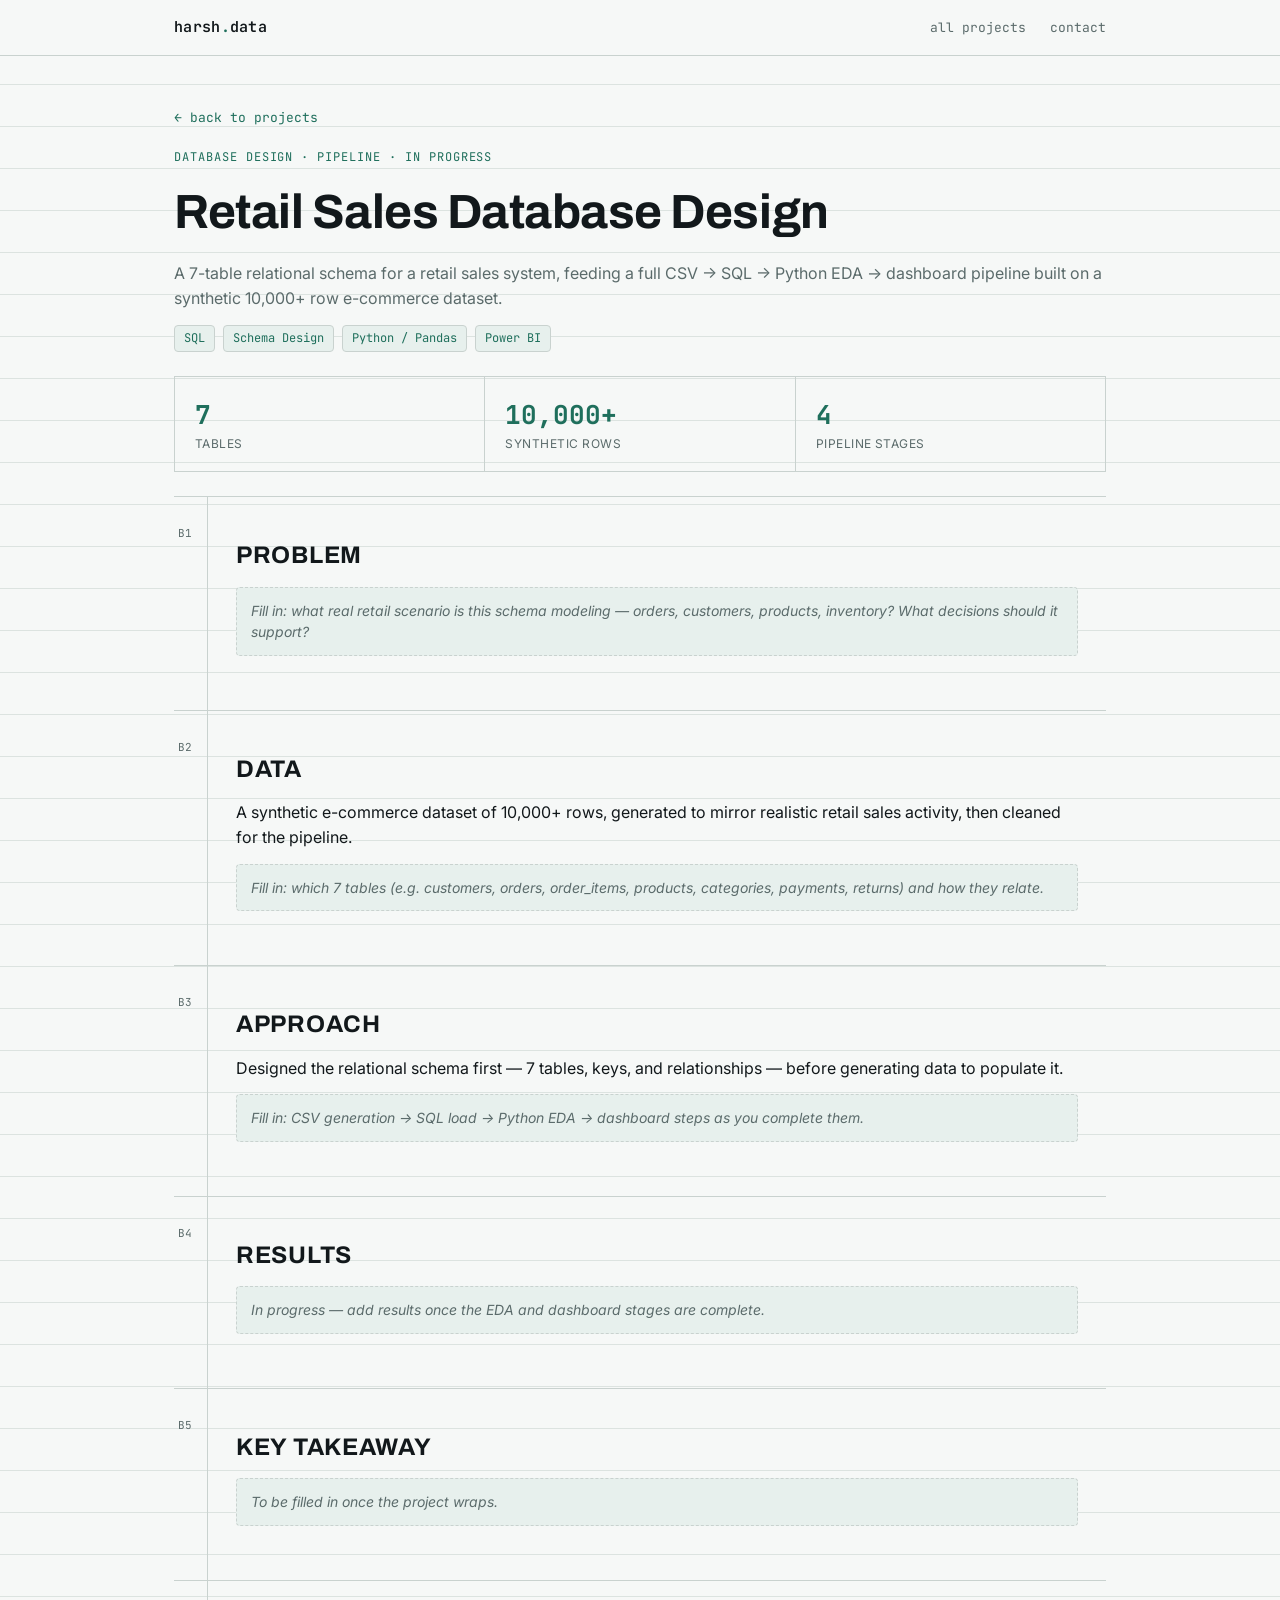
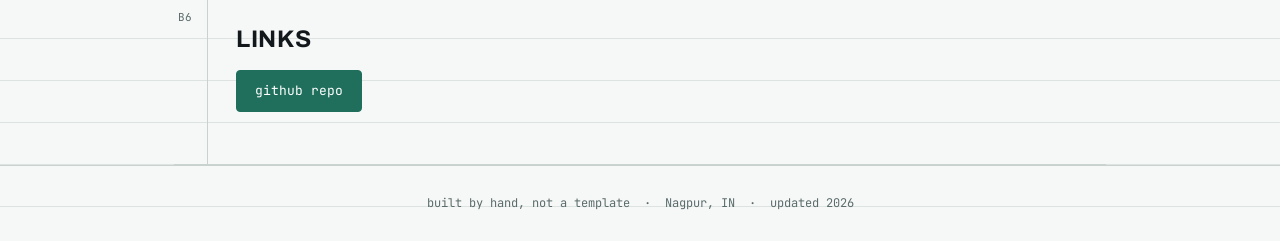
<file: projects/retail-sales-db.html>
<!DOCTYPE html>
<html lang="en">
<head>
<meta charset="UTF-8">
<meta name="viewport" content="width=device-width, initial-scale=1.0">
<title>Retail Sales Database Design — Harsh</title>
<link rel="preconnect" href="https://fonts.googleapis.com">
<link href="https://fonts.googleapis.com/css2?family=Archivo:wght@600;700;800&family=Inter:wght@400;500&family=JetBrains+Mono:wght@400;500;600&display=swap" rel="stylesheet">
<link rel="stylesheet" href="style.css">
</head>
<body>

<nav class="nav">
  <div class="nav-inner">
    <div class="nav-logo">harsh<span>.</span>data</div>
    <div class="nav-links">
      <a href="../index.html#projects">all projects</a>
      <a href="../index.html#contact">contact</a>
    </div>
  </div>
</nav>

<main class="sheet">

  <section class="project-hero">
    <a class="back-link" href="../index.html#projects">&larr; back to projects</a>

    <span class="eyebrow">Database Design · Pipeline · In Progress</span>
    <h1>Retail Sales Database Design</h1>
    <p class="muted">A 7-table relational schema for a retail sales system, feeding a full CSV → SQL → Python EDA → dashboard pipeline built on a synthetic 10,000+ row e-commerce dataset.</p>

    <div class="tags">
      <span class="tag">SQL</span>
      <span class="tag">Schema Design</span>
      <span class="tag">Python / Pandas</span>
      <span class="tag">Power BI</span>
    </div>
  </section>

  <div class="stat-strip">
    <div class="stat">
      <div class="num">7</div>
      <div class="label">tables</div>
    </div>
    <div class="stat">
      <div class="num">10,000+</div>
      <div class="label">synthetic rows</div>
    </div>
    <div class="stat">
      <div class="num">4</div>
      <div class="label">pipeline stages</div>
    </div>
  </div>

  <section class="row">
    <div class="row-label">B1</div>
    <div class="row-content">
      <h2>Problem</h2>
      <p class="placeholder">Fill in: what real retail scenario is this schema modeling — orders, customers, products, inventory? What decisions should it support?</p>
    </div>
  </section>

  <section class="row">
    <div class="row-label">B2</div>
    <div class="row-content">
      <h2>Data</h2>
      <p>A synthetic e-commerce dataset of 10,000+ rows, generated to mirror realistic retail sales activity, then cleaned for the pipeline.</p>
      <p class="placeholder">Fill in: which 7 tables (e.g. customers, orders, order_items, products, categories, payments, returns) and how they relate.</p>
    </div>
  </section>

  <section class="row">
    <div class="row-label">B3</div>
    <div class="row-content">
      <h2>Approach</h2>
      <p>Designed the relational schema first — 7 tables, keys, and relationships — before generating data to populate it.</p>
      <p class="placeholder">Fill in: CSV generation → SQL load → Python EDA → dashboard steps as you complete them.</p>
    </div>
  </section>

  <section class="row">
    <div class="row-label">B4</div>
    <div class="row-content">
      <h2>Results</h2>
      <p class="placeholder">In progress — add results once the EDA and dashboard stages are complete.</p>
    </div>
  </section>

  <section class="row">
    <div class="row-label">B5</div>
    <div class="row-content">
      <h2>Key takeaway</h2>
      <p class="placeholder">To be filled in once the project wraps.</p>
    </div>
  </section>

  <section class="row">
    <div class="row-label">B6</div>
    <div class="row-content">
      <h2>Links</h2>
      <div class="tags">
        <a class="btn primary" href="#" target="_blank" rel="noopener">github repo</a>
      </div>
    </div>
  </section>

</main>

<footer class="footer">
  built by hand, not a template &nbsp;·&nbsp; Nagpur, IN &nbsp;·&nbsp; updated 2026
</footer>

</body>
</html>
</file>
<file: style.css>
/* =========================================================
   HARSH — DATA ANALYST PORTFOLIO
   Design language: "the ledger" — spreadsheet/query aesthetic
   grounded in the tools this work actually lives in.
   ========================================================= */

:root {
  /* Color */
  --paper:      #F6F8F7;   /* base — cool grid-paper white, not cream */
  --paper-line: #DCE3E0;   /* faint grid lines */
  --ink:        #12181B;   /* primary text, near-black */
  --ink-soft:   #5B6B6B;   /* secondary text, slate */
  --accent:     #1F6F5C;   /* deep teal — growth / margin / analytics */
  --accent-soft:#E7F0ED;   /* teal tint for panels */
  --gold:       #C7902E;   /* amber — retail / ledger highlight, used sparingly */
  --panel:      #FFFFFF;
  --border:     #C9D2CF;

  /* Type */
  --display: "Archivo", "Arial Narrow", sans-serif;
  --body: "Inter", -apple-system, "Segoe UI", sans-serif;
  --mono: "JetBrains Mono", "Consolas", monospace;

  --row-w: 34px; /* width of the spreadsheet row-label gutter */
}

* { box-sizing: border-box; }

html { scroll-behavior: smooth; }

body {
  margin: 0;
  background:
    linear-gradient(var(--paper-line) 1px, transparent 1px) 0 0 / 100% 42px,
    var(--paper);
  color: var(--ink);
  font-family: var(--body);
  line-height: 1.55;
  font-size: 16px;
}

a { color: var(--accent); text-decoration: none; }
a:hover { text-decoration: underline; }
a:focus-visible, button:focus-visible { outline: 2px solid var(--accent); outline-offset: 3px; }

img { max-width: 100%; }

/* ---------- Layout shell ---------- */
.sheet {
  max-width: 980px;
  margin: 0 auto;
  padding: 0 24px;
}

/* ---------- Nav ---------- */
.nav {
  border-bottom: 1px solid var(--border);
  background: var(--paper);
  position: sticky;
  top: 0;
  z-index: 10;
}
.nav-inner {
  max-width: 980px;
  margin: 0 auto;
  padding: 16px 24px;
  display: flex;
  justify-content: space-between;
  align-items: center;
}
.nav-logo {
  font-family: var(--mono);
  font-weight: 600;
  font-size: 15px;
  letter-spacing: 0.02em;
}
.nav-logo span { color: var(--accent); }
.nav-links { display: flex; gap: 24px; font-family: var(--mono); font-size: 13px; }
.nav-links a { color: var(--ink-soft); }
.nav-links a:hover { color: var(--ink); text-decoration: none; }

/* ---------- Row-labeled section (the signature structural device) ----------
   Each major section carries a spreadsheet cell-reference label (A1, A2…)
   down its left edge — a real nod to how this person actually works. */
.row {
  display: grid;
  grid-template-columns: var(--row-w) 1fr;
  border-top: 1px solid var(--border);
}
.row:last-child { border-bottom: 1px solid var(--border); }
.row-label {
  font-family: var(--mono);
  font-size: 11px;
  color: var(--ink-soft);
  padding: 28px 0 28px 4px;
  border-right: 1px solid var(--border);
}
.row-content { padding: 40px 28px; }
@media (max-width: 640px) {
  .row-content { padding: 28px 16px; }
}

/* ---------- Hero / query bar ---------- */
.hero { padding: 56px 0 8px; }
.query-bar {
  font-family: var(--mono);
  font-size: 14px;
  background: var(--ink);
  color: #D7F5E9;
  border-radius: 6px;
  padding: 14px 18px;
  overflow-x: auto;
  white-space: pre;
}
.query-bar .kw { color: #7FD8B8; }
.query-bar .str { color: #F2C879; }
.query-bar .caret {
  display: inline-block;
  width: 8px;
  background: #D7F5E9;
  animation: blink 1s steps(1) infinite;
}
@keyframes blink { 50% { opacity: 0; } }
@media (prefers-reduced-motion: reduce) {
  .query-bar .caret { animation: none; }
}

.result-table {
  margin-top: 18px;
  border: 1px solid var(--border);
  background: var(--panel);
  font-family: var(--mono);
  font-size: 13px;
  overflow-x: auto;
}
.result-table table { border-collapse: collapse; width: 100%; }
.result-table th, .result-table td {
  text-align: left;
  padding: 10px 16px;
  border-bottom: 1px solid var(--paper-line);
  white-space: nowrap;
}
.result-table th { color: var(--ink-soft); font-weight: 500; font-size: 11px; text-transform: uppercase; letter-spacing: 0.04em; }
.result-table tr:last-child td { border-bottom: none; }

h1, h2, h3 {
  font-family: var(--display);
  font-weight: 700;
  letter-spacing: -0.01em;
  margin: 0 0 12px;
}
h1 { font-size: clamp(32px, 5vw, 48px); }
h2 { font-size: 24px; text-transform: uppercase; letter-spacing: 0.03em; color: var(--ink); }
h3 { font-size: 18px; }

p { margin: 0 0 14px; color: var(--ink); }
.muted { color: var(--ink-soft); }

.eyebrow {
  font-family: var(--mono);
  font-size: 12px;
  color: var(--accent);
  text-transform: uppercase;
  letter-spacing: 0.08em;
  margin-bottom: 8px;
  display: block;
}

/* ---------- Tags / pills ---------- */
.tags { display: flex; flex-wrap: wrap; gap: 8px; margin: 12px 0; }
.tag {
  font-family: var(--mono);
  font-size: 12px;
  color: var(--accent);
  background: var(--accent-soft);
  border: 1px solid var(--border);
  border-radius: 4px;
  padding: 3px 9px;
}

.about-list {
  list-style: none;
  padding: 0;
  margin: 0;
}
.about-list li {
  position: relative;
  padding-left: 22px;
  margin-bottom: 14px;
}
.about-list li::before {
  content: "›";
  position: absolute;
  left: 0;
  color: var(--accent);
  font-family: var(--mono);
  font-weight: 600;
}

/* ---------- Project cards (index page grid) ---------- */
.project-grid {
  display: grid;
  grid-template-columns: repeat(auto-fit, minmax(280px, 1fr));
  gap: 1px;
  background: var(--border);
  border: 1px solid var(--border);
}
.project-card {
  background: var(--panel);
  padding: 26px;
  display: flex;
  flex-direction: column;
  gap: 10px;
  transition: background 0.15s ease;
}
.project-card:hover { background: var(--accent-soft); }
.project-card .status {
  font-family: var(--mono);
  font-size: 11px;
  text-transform: uppercase;
  letter-spacing: 0.05em;
}
.status.done { color: var(--accent); }
.status.progress { color: var(--gold); }
.project-card h3 { margin-bottom: 4px; }
.project-card p { font-size: 14px; color: var(--ink-soft); margin-bottom: 0; }
.project-card .go {
  font-family: var(--mono);
  font-size: 13px;
  margin-top: auto;
  padding-top: 8px;
}

/* ---------- Buttons ---------- */
.btn {
  display: inline-block;
  font-family: var(--mono);
  font-size: 13px;
  padding: 10px 18px;
  border: 1px solid var(--ink);
  border-radius: 4px;
  color: var(--ink);
}
.btn:hover { background: var(--ink); color: var(--paper); text-decoration: none; }
.btn.primary { background: var(--accent); border-color: var(--accent); color: #fff; }
.btn.primary:hover { background: #185848; }

/* ---------- Footer ---------- */
.footer {
  border-top: 1px solid var(--border);
  padding: 28px 24px;
  font-family: var(--mono);
  font-size: 12px;
  color: var(--ink-soft);
  text-align: center;
}

/* ---------- Project page specific ---------- */
.project-hero {
  padding: 48px 0 0;
}
.back-link {
  font-family: var(--mono);
  font-size: 13px;
  display: inline-block;
  margin-bottom: 20px;
}
.stat-strip {
  display: flex;
  gap: 0;
  border: 1px solid var(--border);
  margin: 24px 0;
  flex-wrap: wrap;
}
.stat {
  flex: 1;
  min-width: 140px;
  padding: 18px 20px;
  border-right: 1px solid var(--border);
}
.stat:last-child { border-right: none; }
.stat .num {
  font-family: var(--mono);
  font-size: 26px;
  color: var(--accent);
  font-weight: 700;
}
.stat .label { font-size: 12px; color: var(--ink-soft); text-transform: uppercase; letter-spacing: 0.04em; }

.placeholder {
  color: var(--ink-soft);
  font-style: italic;
  border: 1px dashed var(--border);
  padding: 12px 14px;
  border-radius: 4px;
  background: var(--accent-soft);
  font-size: 14px;
}
</file>
<file: projects/style.css>
/* =========================================================
   HARSH — DATA ANALYST PORTFOLIO
   Design language: "the ledger" — spreadsheet/query aesthetic
   grounded in the tools this work actually lives in.
   ========================================================= */

:root {
  /* Color */
  --paper:      #F6F8F7;   /* base — cool grid-paper white, not cream */
  --paper-line: #DCE3E0;   /* faint grid lines */
  --ink:        #12181B;   /* primary text, near-black */
  --ink-soft:   #5B6B6B;   /* secondary text, slate */
  --accent:     #1F6F5C;   /* deep teal — growth / margin / analytics */
  --accent-soft:#E7F0ED;   /* teal tint for panels */
  --gold:       #C7902E;   /* amber — retail / ledger highlight, used sparingly */
  --panel:      #FFFFFF;
  --border:     #C9D2CF;

  /* Type */
  --display: "Archivo", "Arial Narrow", sans-serif;
  --body: "Inter", -apple-system, "Segoe UI", sans-serif;
  --mono: "JetBrains Mono", "Consolas", monospace;

  --row-w: 34px; /* width of the spreadsheet row-label gutter */
}

* { box-sizing: border-box; }

html { scroll-behavior: smooth; }

body {
  margin: 0;
  background:
    linear-gradient(var(--paper-line) 1px, transparent 1px) 0 0 / 100% 42px,
    var(--paper);
  color: var(--ink);
  font-family: var(--body);
  line-height: 1.55;
  font-size: 16px;
}

a { color: var(--accent); text-decoration: none; }
a:hover { text-decoration: underline; }
a:focus-visible, button:focus-visible { outline: 2px solid var(--accent); outline-offset: 3px; }

img { max-width: 100%; }

/* ---------- Layout shell ---------- */
.sheet {
  max-width: 980px;
  margin: 0 auto;
  padding: 0 24px;
}

/* ---------- Nav ---------- */
.nav {
  border-bottom: 1px solid var(--border);
  background: var(--paper);
  position: sticky;
  top: 0;
  z-index: 10;
}
.nav-inner {
  max-width: 980px;
  margin: 0 auto;
  padding: 16px 24px;
  display: flex;
  justify-content: space-between;
  align-items: center;
}
.nav-logo {
  font-family: var(--mono);
  font-weight: 600;
  font-size: 15px;
  letter-spacing: 0.02em;
}
.nav-logo span { color: var(--accent); }
.nav-links { display: flex; gap: 24px; font-family: var(--mono); font-size: 13px; }
.nav-links a { color: var(--ink-soft); }
.nav-links a:hover { color: var(--ink); text-decoration: none; }

/* ---------- Row-labeled section (the signature structural device) ----------
   Each major section carries a spreadsheet cell-reference label (A1, A2…)
   down its left edge — a real nod to how this person actually works. */
.row {
  display: grid;
  grid-template-columns: var(--row-w) 1fr;
  border-top: 1px solid var(--border);
}
.row:last-child { border-bottom: 1px solid var(--border); }
.row-label {
  font-family: var(--mono);
  font-size: 11px;
  color: var(--ink-soft);
  padding: 28px 0 28px 4px;
  border-right: 1px solid var(--border);
}
.row-content { padding: 40px 28px; }
@media (max-width: 640px) {
  .row-content { padding: 28px 16px; }
}

/* ---------- Hero / query bar ---------- */
.hero { padding: 56px 0 8px; }
.query-bar {
  font-family: var(--mono);
  font-size: 14px;
  background: var(--ink);
  color: #D7F5E9;
  border-radius: 6px;
  padding: 14px 18px;
  overflow-x: auto;
  white-space: pre;
}
.query-bar .kw { color: #7FD8B8; }
.query-bar .str { color: #F2C879; }
.query-bar .caret {
  display: inline-block;
  width: 8px;
  background: #D7F5E9;
  animation: blink 1s steps(1) infinite;
}
@keyframes blink { 50% { opacity: 0; } }
@media (prefers-reduced-motion: reduce) {
  .query-bar .caret { animation: none; }
}

.result-table {
  margin-top: 18px;
  border: 1px solid var(--border);
  background: var(--panel);
  font-family: var(--mono);
  font-size: 13px;
  overflow-x: auto;
}
.result-table table { border-collapse: collapse; width: 100%; }
.result-table th, .result-table td {
  text-align: left;
  padding: 10px 16px;
  border-bottom: 1px solid var(--paper-line);
  white-space: nowrap;
}
.result-table th { color: var(--ink-soft); font-weight: 500; font-size: 11px; text-transform: uppercase; letter-spacing: 0.04em; }
.result-table tr:last-child td { border-bottom: none; }

h1, h2, h3 {
  font-family: var(--display);
  font-weight: 700;
  letter-spacing: -0.01em;
  margin: 0 0 12px;
}
h1 { font-size: clamp(32px, 5vw, 48px); }
h2 { font-size: 24px; text-transform: uppercase; letter-spacing: 0.03em; color: var(--ink); }
h3 { font-size: 18px; }

p { margin: 0 0 14px; color: var(--ink); }
.muted { color: var(--ink-soft); }

.eyebrow {
  font-family: var(--mono);
  font-size: 12px;
  color: var(--accent);
  text-transform: uppercase;
  letter-spacing: 0.08em;
  margin-bottom: 8px;
  display: block;
}

/* ---------- Tags / pills ---------- */
.tags { display: flex; flex-wrap: wrap; gap: 8px; margin: 12px 0; }
.tag {
  font-family: var(--mono);
  font-size: 12px;
  color: var(--accent);
  background: var(--accent-soft);
  border: 1px solid var(--border);
  border-radius: 4px;
  padding: 3px 9px;
}

/* ---------- Project cards (index page grid) ---------- */
.project-grid {
  display: grid;
  grid-template-columns: repeat(auto-fit, minmax(280px, 1fr));
  gap: 1px;
  background: var(--border);
  border: 1px solid var(--border);
}
.project-card {
  background: var(--panel);
  padding: 26px;
  display: flex;
  flex-direction: column;
  gap: 10px;
  transition: background 0.15s ease;
}
.project-card:hover { background: var(--accent-soft); }
.project-card .status {
  font-family: var(--mono);
  font-size: 11px;
  text-transform: uppercase;
  letter-spacing: 0.05em;
}
.status.done { color: var(--accent); }
.status.progress { color: var(--gold); }
.project-card h3 { margin-bottom: 4px; }
.project-card p { font-size: 14px; color: var(--ink-soft); margin-bottom: 0; }
.project-card .go {
  font-family: var(--mono);
  font-size: 13px;
  margin-top: auto;
  padding-top: 8px;
}

/* ---------- Buttons ---------- */
.btn {
  display: inline-block;
  font-family: var(--mono);
  font-size: 13px;
  padding: 10px 18px;
  border: 1px solid var(--ink);
  border-radius: 4px;
  color: var(--ink);
}
.btn:hover { background: var(--ink); color: var(--paper); text-decoration: none; }
.btn.primary { background: var(--accent); border-color: var(--accent); color: #fff; }
.btn.primary:hover { background: #185848; }

/* ---------- Footer ---------- */
.footer {
  border-top: 1px solid var(--border);
  padding: 28px 24px;
  font-family: var(--mono);
  font-size: 12px;
  color: var(--ink-soft);
  text-align: center;
}

/* ---------- Project page specific ---------- */
.project-hero {
  padding: 48px 0 0;
}
.back-link {
  font-family: var(--mono);
  font-size: 13px;
  display: inline-block;
  margin-bottom: 20px;
}
.stat-strip {
  display: flex;
  gap: 0;
  border: 1px solid var(--border);
  margin: 24px 0;
  flex-wrap: wrap;
}
.stat {
  flex: 1;
  min-width: 140px;
  padding: 18px 20px;
  border-right: 1px solid var(--border);
}
.stat:last-child { border-right: none; }
.stat .num {
  font-family: var(--mono);
  font-size: 26px;
  color: var(--accent);
  font-weight: 700;
}
.stat .label { font-size: 12px; color: var(--ink-soft); text-transform: uppercase; letter-spacing: 0.04em; }

.placeholder {
  color: var(--ink-soft);
  font-style: italic;
  border: 1px dashed var(--border);
  padding: 12px 14px;
  border-radius: 4px;
  background: var(--accent-soft);
  font-size: 14px;
}
</file>
